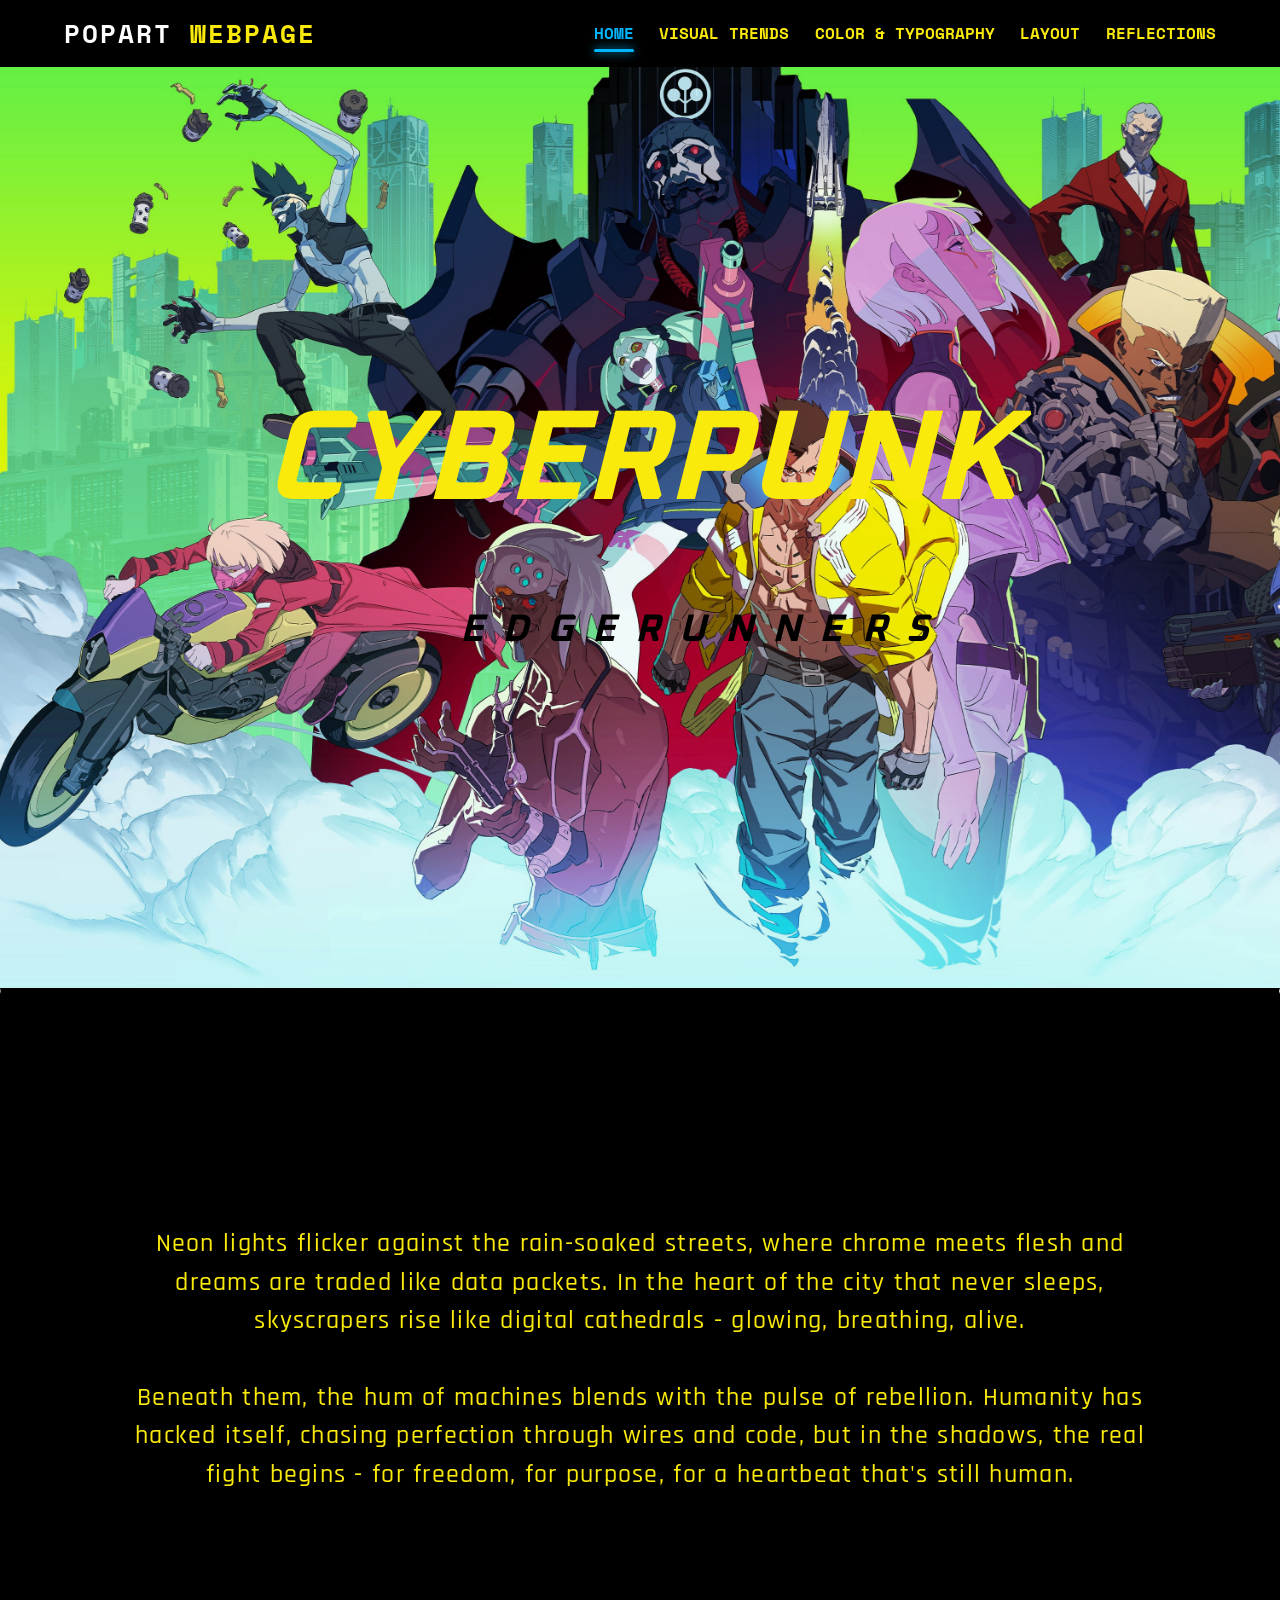
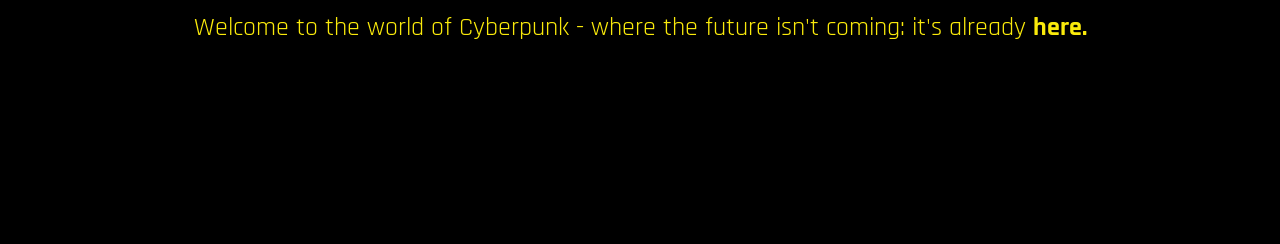
<file: index.html>
<!DOCTYPE html>
<html lang="en">
<head>
  <meta charset="UTF-8">
  <meta name="viewport" content="width=device-width, initial-scale=1.0">
  <title>PopArt - Cyberpunk Edgerunners | Home</title>
  <link rel="stylesheet" href="style.css">
  <link rel="preconnect" href="https://fonts.googleapis.com">
  <link rel="preconnect" href="https://fonts.gstatic.com" crossorigin>
  <link href="https://fonts.googleapis.com/css2?family=Oxanium:wght@200..800&display=swap" rel="stylesheet">
  <link href="https://fonts.googleapis.com/css2?family=Rajdhani:wght@300;400;500;600;700&display=swap" rel="stylesheet">
  <link href="https://fonts.googleapis.com/css2?family=Space+Mono:ital,wght@0,400;0,700;1,400;1,700&display=swap" rel="stylesheet">
</head>
<body class="home">
  <nav>
    <h1 class="logo">POPART<span> WEBPAGE</span></h1>
    <ul>
      <li><a href="index.html" class="active">HOME</a></li>
      <li><a href="trends.html">VISUAL TRENDS</a></li>
      <li><a href="typography.html">COLOR & TYPOGRAPHY</a></li>
      <li><a href="layout.html">LAYOUT</a></li>
      <li><a href="contact.html">REFLECTIONS</a></li>
    </ul>
  </nav>

  <section class="landing">
    <h2 class="animated-title"><i>CYBERPUNK</i></h2>
    <h2 class="animated-title-2"><i>EDGERUNNERS</i></h2>
  </section>
  <hr class = "solid">
  <section class = "below-landing">
    <p class="Cyberpunk-desc">Neon lights flicker against the rain-soaked streets, where chrome meets flesh and dreams are traded like 
      data packets. In the heart of the city that never sleeps, skyscrapers rise like digital cathedrals - glowing, breathing, alive.
      <br><br>Beneath them, the hum of machines blends with the pulse of rebellion. Humanity has hacked itself, chasing perfection through wires
      and code, but in the shadows, the real fight begins - for freedom, for purpose, for a heartbeat that's still human.
    </p>
    <a href="trends.html" class="explore-btn">Welcome to the world of Cyberpunk - where the future isn't coming: it's already <strong>here.</strong> 
    </a>
  </section>
</body>
</html>
</file>
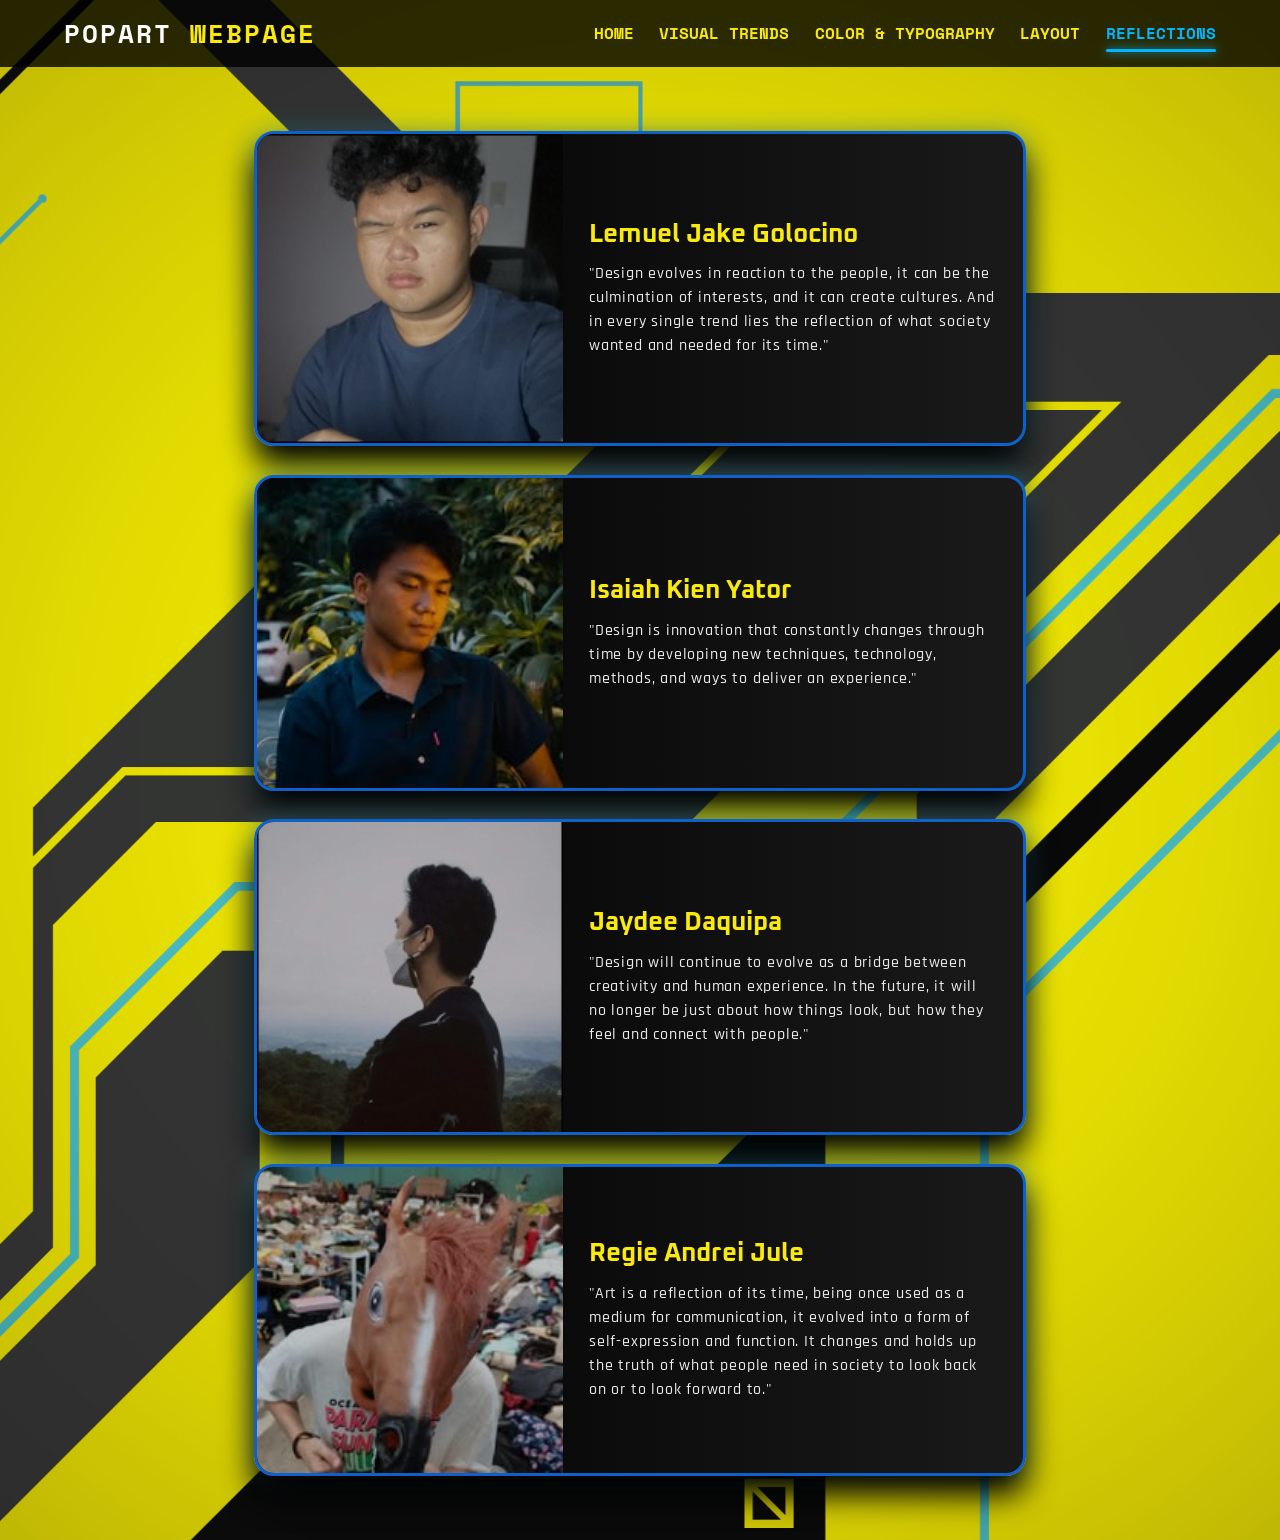
<file: contact.html>
<!DOCTYPE html>
<html lang="en">
<head>
  <meta charset="UTF-8">
  <meta name="viewport" content="width=device-width, initial-scale=1.0">
  <title>Reflection</title>
  <link rel="stylesheet" href="style.css">
  <link rel="preconnect" href="https://fonts.googleapis.com">
  <link rel="preconnect" href="https://fonts.gstatic.com" crossorigin>
  <link href="https://fonts.googleapis.com/css2?family=Oxanium:wght@200..800&display=swap" rel="stylesheet">
  <link href="https://fonts.googleapis.com/css2?family=Rajdhani:wght@300;400;500;600;700&display=swap" rel="stylesheet">
  <link href="https://fonts.googleapis.com/css2?family=Space+Mono:ital,wght@0,400;0,700;1,400;1,700&display=swap" rel="stylesheet">
</head>
<body class="contact">
  <nav>
    <h1 class="logo">POPART<span> WEBPAGE</span></h1>
    <ul>
      <li><a href="index.html">HOME</a></li>
      <li><a href="trends.html">VISUAL TRENDS</a></li>
      <li><a href="typography.html">COLOR & TYPOGRAPHY</a></li>
      <li><a href="layout.html">LAYOUT</a></li>
      <li><a href="contact.html" class="active">REFLECTIONS</a></li>
    </ul>
  </nav>

  <section class="reflection-grid">
    <div class="reflection-card">
      <img src="Jake.jpg" alt="Picture ni Jake">
      <div class="reflection-content">
        <h2>Lemuel Jake Golocino</h2>
        <p>"Design evolves in reaction to the people, it can be the culmination of interests, and it can create
          cultures. And in every single trend lies the reflection of what society wanted and needed for its time."
        </p>
      </div>
    </div>
    <div class="reflection-card">
      <img src="Yats.jpg" alt="Picture ni Yats">
      <div class="reflection-content">
        <h2>Isaiah Kien Yator</h2>
        <p>"Design is innovation that constantly changes through time by developing new techniques,
          technology, methods, and ways to deliver an experience."
        </p>
      </div>
    </div>
    <div class="reflection-card">
      <img src="Jaydee.jpg" alt="Picture ni Jaydee">
      <div class="reflection-content">
        <h2>Jaydee Daquipa</h2>
        <p>"Design will continue to evolve as a bridge between creativity and human experience. In the future, 
          it will no longer be just about how things look, but how they feel and connect with people."
        </p>
      </div>
    </div>
    <div class="reflection-card">
      <img src="Regie.jpg" alt="Picture ni Regie">
      <div class="reflection-content">
        <h2>Regie Andrei Jule</h2>
        <p>"Art is a reflection of its time, being once used as a medium for communication, it evolved into a form of
          self-expression and function. It changes and holds up the truth of what people need in society to look back on
          or to look forward to."
        </p>
      </div>
    </div>
  </section>
</body>
</html>
</file>
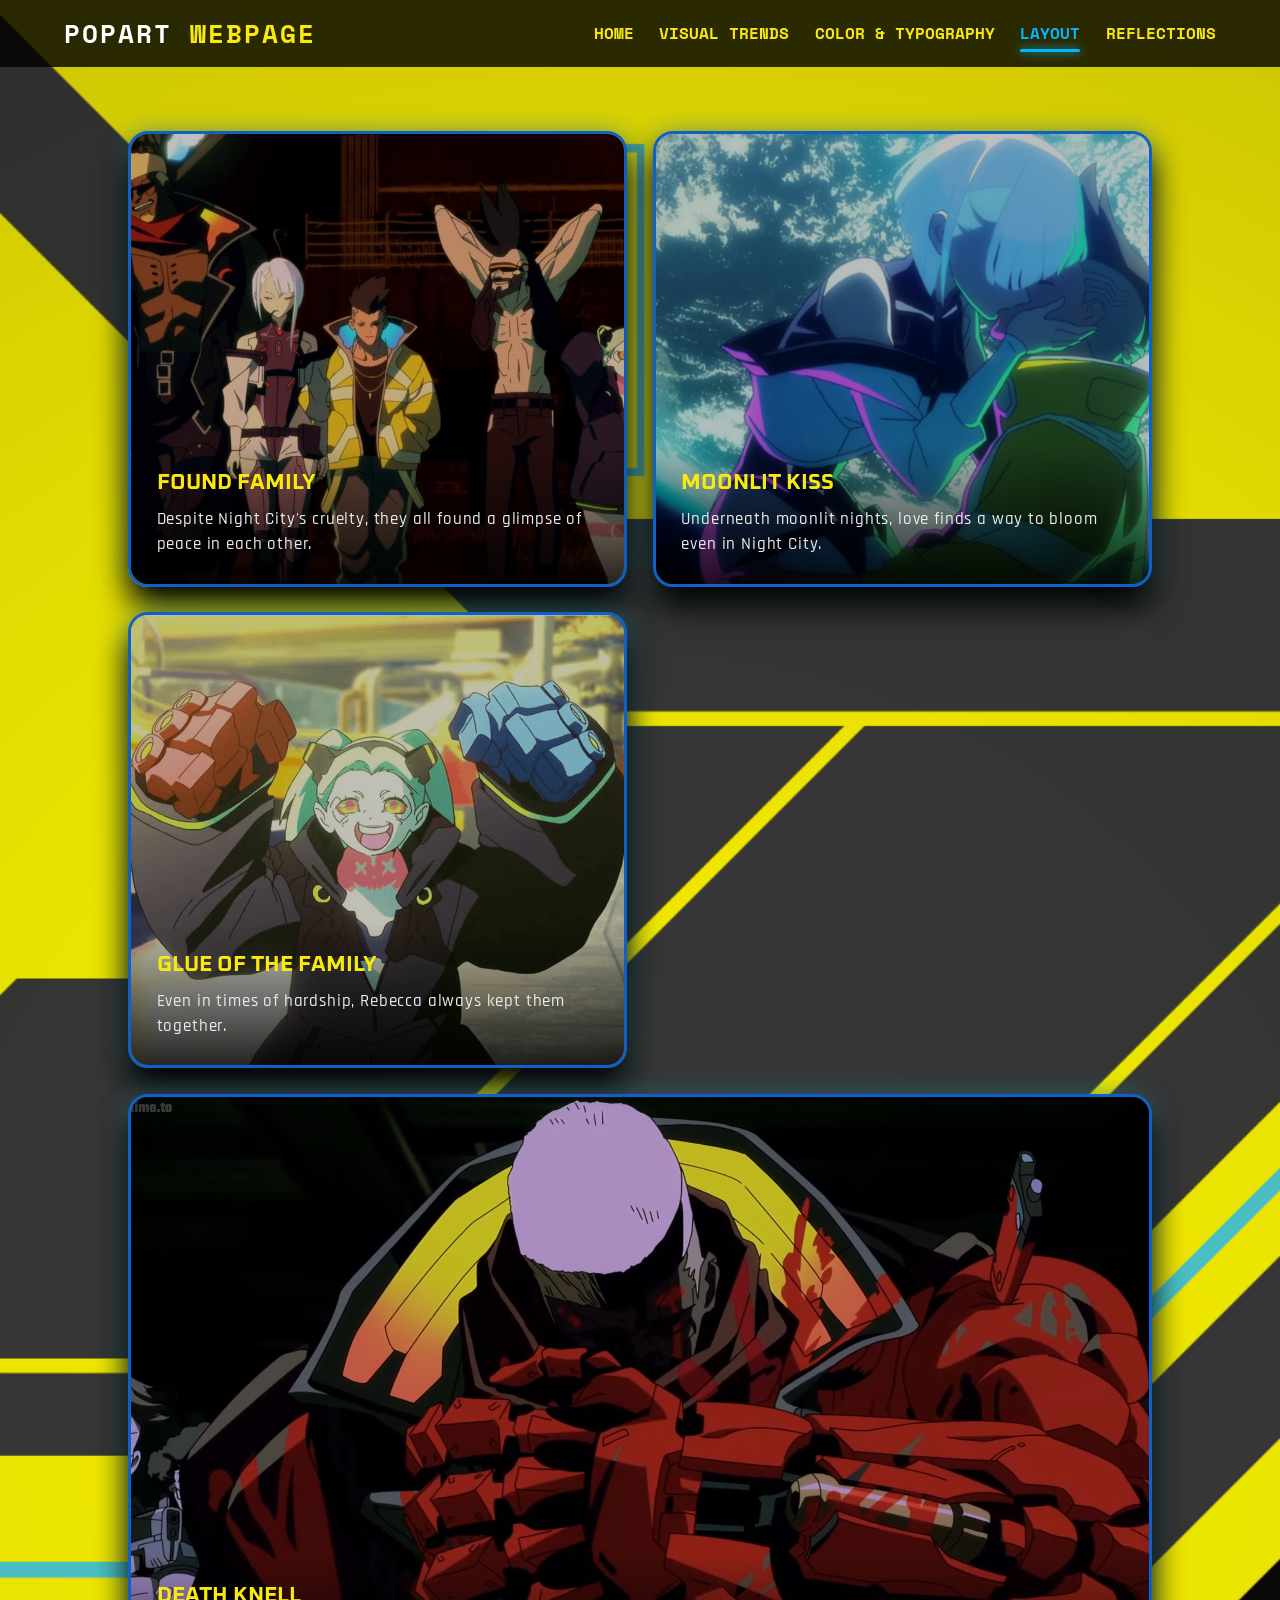
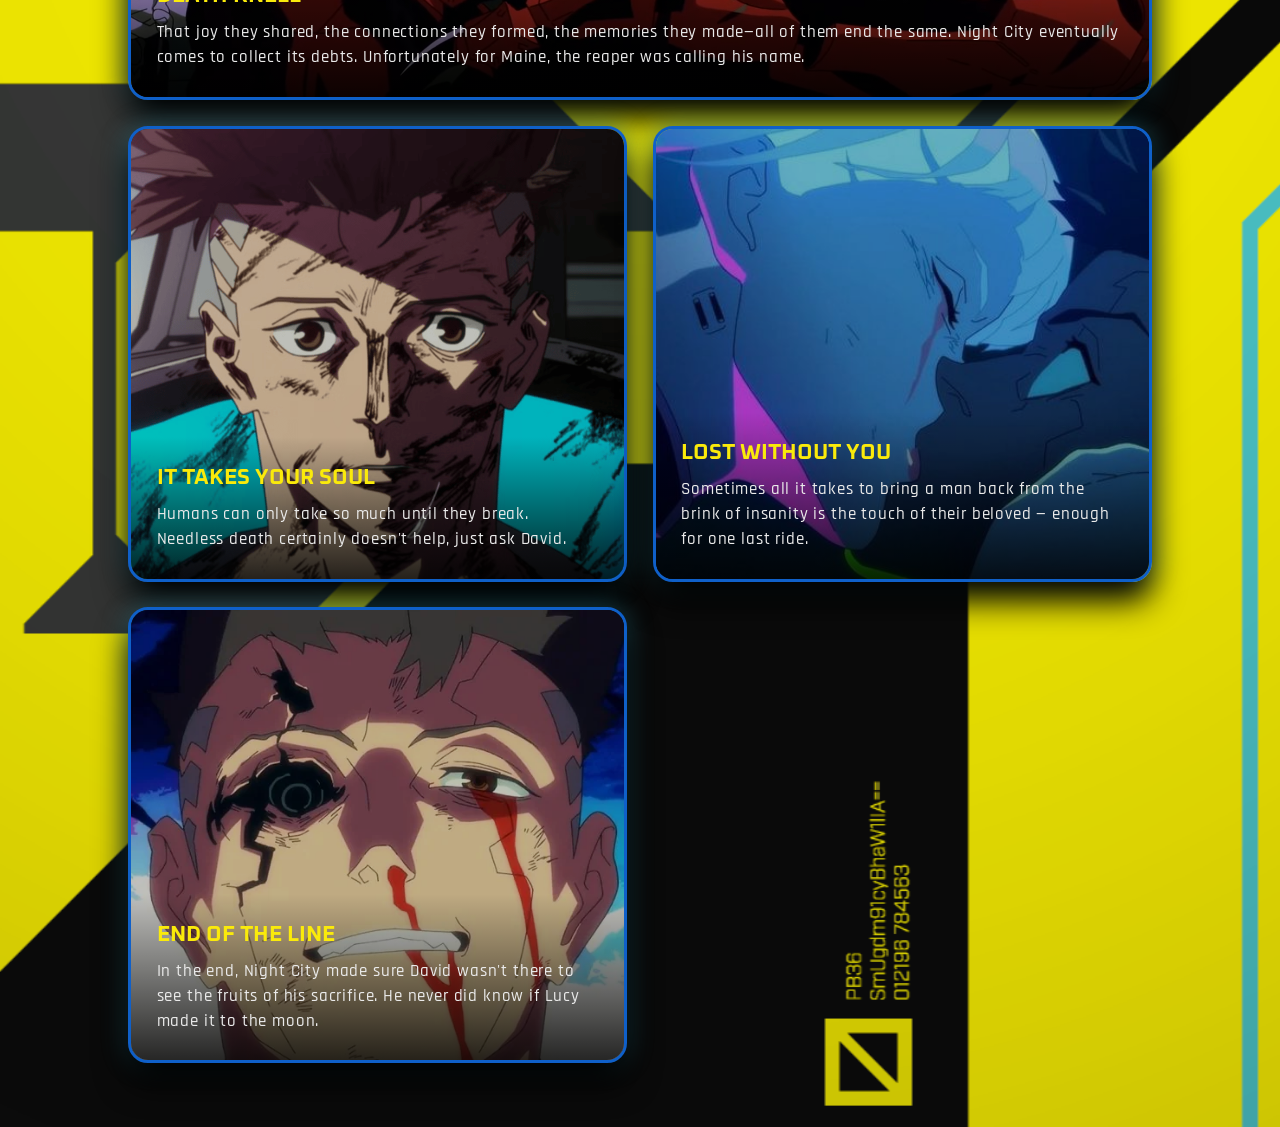
<file: layout.html>
<!DOCTYPE html>
<html lang="en">
<head>
  <meta charset="UTF-8">
  <meta name="viewport" content="width=device-width, initial-scale=1.0">
  <title>Layout Innovations</title>
  <link rel="stylesheet" href="style.css">
  <link rel="preconnect" href="https://fonts.googleapis.com">
  <link rel="preconnect" href="https://fonts.gstatic.com" crossorigin>
  <link href="https://fonts.googleapis.com/css2?family=Oxanium:wght@200..800&display=swap" rel="stylesheet">
  <link href="https://fonts.googleapis.com/css2?family=Rajdhani:wght@300;400;500;600;700&display=swap" rel="stylesheet">
  <link href="https://fonts.googleapis.com/css2?family=Space+Mono:ital,wght@0,400;0,700;1,400;1,700&display=swap" rel="stylesheet">
</head>
<body class="layout">
  <nav>
    <h1 class="logo">POPART<span> WEBPAGE</span></h1>
    <ul>
      <li><a href="index.html">HOME</a></li>
      <li><a href="trends.html">VISUAL TRENDS</a></li>
      <li><a href="typography.html">COLOR & TYPOGRAPHY</a></li>
      <li><a href="layout.html" class="active">LAYOUT</a></li>
      <li><a href="contact.html">REFLECTIONS</a></li>
    </ul>
  </nav>

  <section class="layout-grid">
    <div class="layout-card">
      <img src="Layout card 1.png" alt="Family">
      <div class="layout-content">
        <h3>FOUND FAMILY</h3>
        <p>Despite Night City's cruelty, they all found a glimpse of peace in each other.</p>
      </div>
    </div>
    <div class="layout-card">
      <img src="Layout card 2.png" alt="Moonlit Kiss">
      <div class="layout-content">
        <h3>MOONLIT KISS</h3>
        <p>Underneath moonlit nights, love finds a way to bloom even in Night City.</p>
      </div>
    </div>
    <div class="layout-card">
      <img src="Layout card 3.png" alt="Glue of the Family">
      <div class="layout-content">
        <h3>GLUE OF THE FAMILY</h3>
        <p>Even in times of hardship, Rebecca always kept them together.</p>
      </div>
    </div>
    <div class="layout-card big-layout-card">
      <img src="Layout card 4.png" alt="DEATH KNELL">
      <div class="layout-content">
        <h3>DEATH KNELL</h3>
        <p>That joy they shared, the connections they formed, the memories they made—all of them end the same. 
          Night City eventually comes to collect its debts. Unfortunately for Maine, the reaper was calling his name.
        </p>
      </div>
    </div>
    <div class="layout-card">
      <img src="Layout card 5.png" alt="IT TAKES YOUR SOUL">
      <div class="layout-content">
        <h3>IT TAKES YOUR SOUL</h3>
        <p>Humans can only take so much until they break. Needless death certainly doesn't help, just ask David.
        </p>
      </div>
    </div>
    <div class="layout-card">
      <img src="Layout card 6.png" alt="LOST WITHOUT YOU">
      <div class="layout-content">
        <h3>LOST WITHOUT YOU</h3>
        <p>Sometimes all it takes to bring a man back from the brink of insanity is the touch of their beloved — 
          enough for one last ride.
        </p>
      </div>
    </div>
    <div class="layout-card">
      <img src="Layout card 7.png" alt="END OF THE LINE">
      <div class="layout-content">
        <h3>END OF THE LINE</h3>
        <p>In the end, Night City made sure David wasn't there to see the fruits of his sacrifice. 
          He never did know if Lucy made it to the moon.
        </p>
      </div>
    </div>
  </section>
</body>
</html>
</file>
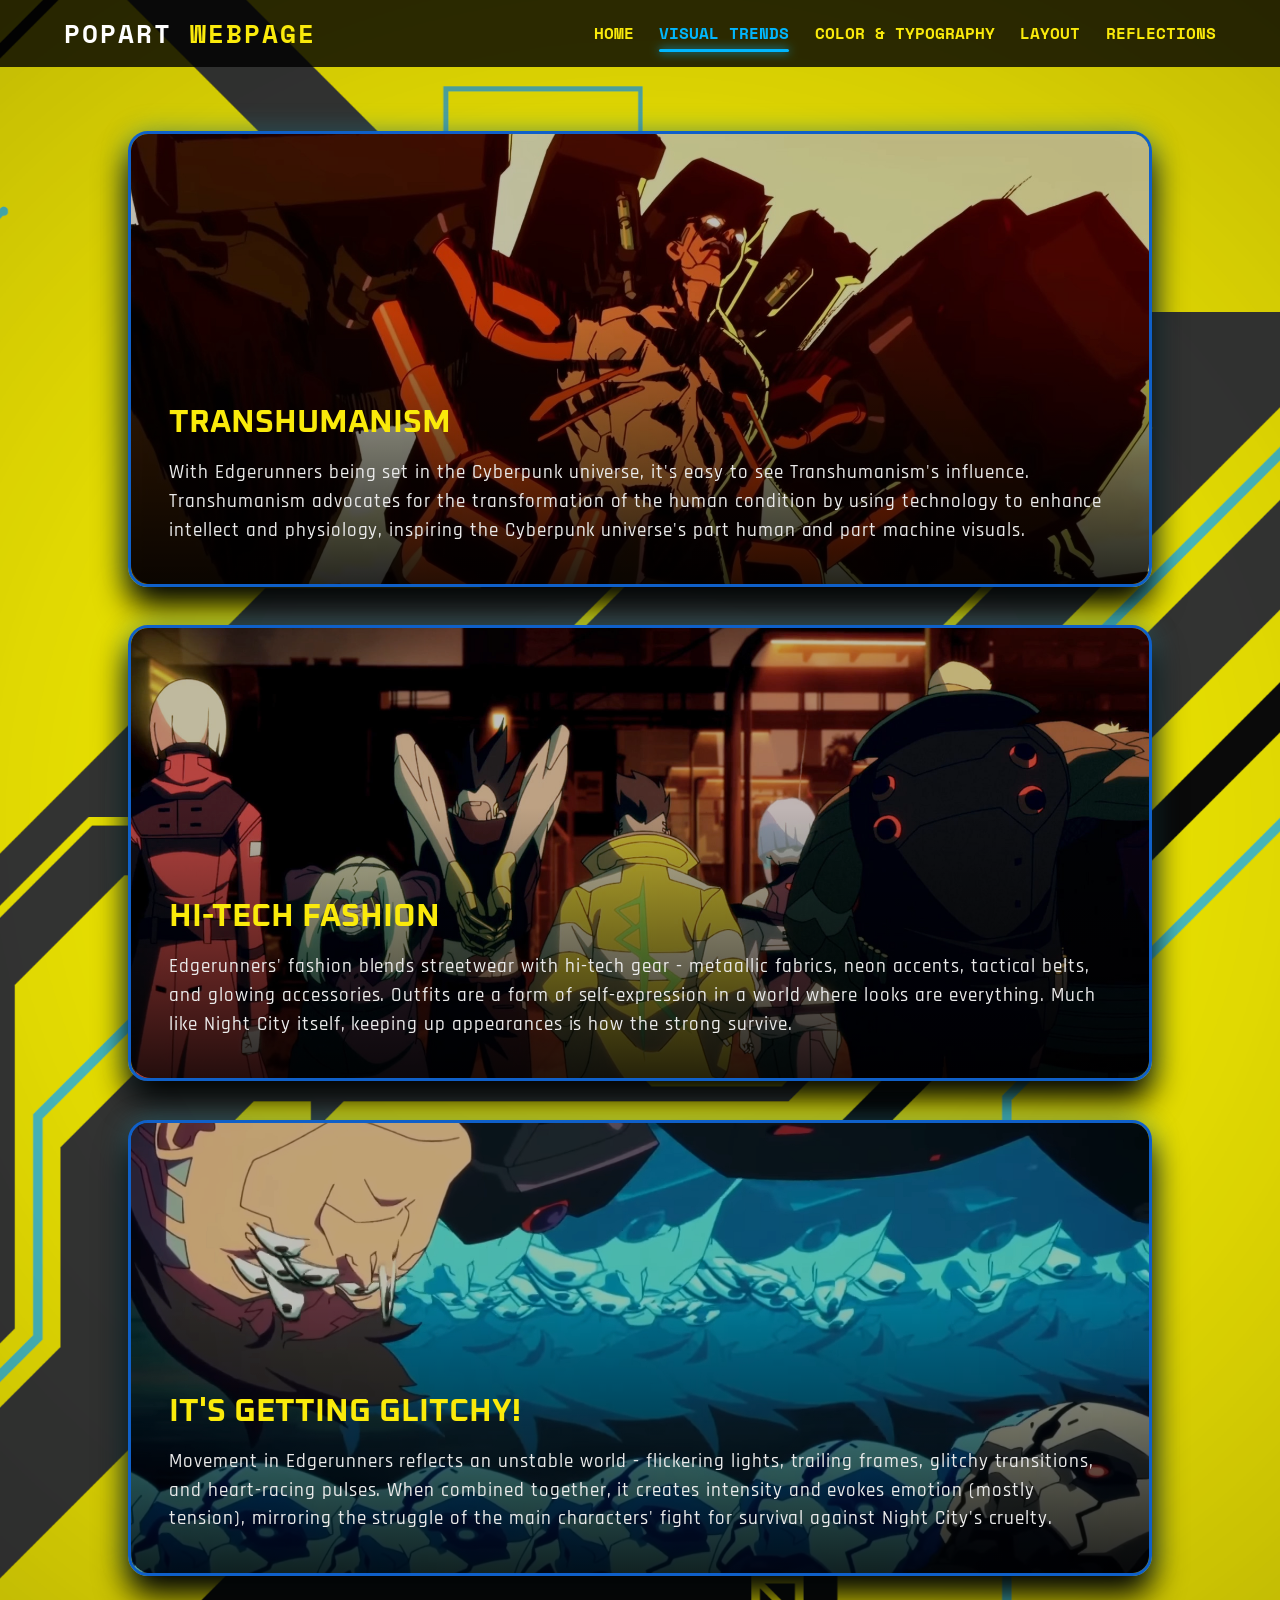
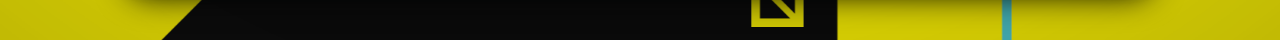
<file: trends.html>
<!DOCTYPE html>
<html lang="en">
<head>
  <meta charset="UTF-8">
  <meta name="viewport" content="width=device-width, initial-scale=1.0">
  <title>Visual Trends</title>
  <link rel="stylesheet" href="style.css">
  <link rel="preconnect" href="https://fonts.googleapis.com">
  <link rel="preconnect" href="https://fonts.gstatic.com" crossorigin>
  <link href="https://fonts.googleapis.com/css2?family=Oxanium:wght@200..800&display=swap" rel="stylesheet">
  <link href="https://fonts.googleapis.com/css2?family=Rajdhani:wght@300;400;500;600;700&display=swap" rel="stylesheet">
  <link href="https://fonts.googleapis.com/css2?family=Space+Mono:ital,wght@0,400;0,700;1,400;1,700&display=swap" rel="stylesheet">
</head>
<body class="trends">
  <nav>
    <h1 class="logo">POPART<span> WEBPAGE</span></h1>
    <ul>
      <li><a href="index.html">HOME</a></li>
      <li><a href="trends.html" class="active">VISUAL TRENDS</a></li>
      <li><a href="typography.html">COLOR & TYPOGRAPHY</a></li>
      <li><a href="layout.html">LAYOUT</a></li>
      <li><a href="contact.html">REFLECTIONS</a></li>
    </ul>
  </nav>

  <section class="trends-grid">
    <div class= "trend-card">
      <img src = "Trend card 1.jpg" alt="Transhumanism Visuals">
      <div class = "trend-content">
        <h2>TRANSHUMANISM</h2>
        <p>With Edgerunners being set in the Cyberpunk universe, it's easy to see Transhumanism's influence. Transhumanism advocates
          for the transformation of the human condition by using technology to enhance intellect and physiology, inspiring the Cyberpunk universe's 
          part human and part machine visuals.
        </p>
      </div>
    </div>
    <div class="trend-card">
      <img src="Trend card 2.jpg" alt = "The Cyberpunk Fashion">
      <div class="trend-content">
        <h2>HI-TECH FASHION</h2>
        <p>Edgerunners' fashion blends streetwear with hi-tech gear - metaallic fabrics, neon accents, tactical belts, and glowing
          accessories. Outfits are a form of self-expression in a world where looks are everything. Much like Night City itself, keeping up
          appearances is how the strong survive.
        </p>
      </div>
    </div>
    <div class="trend-card">
      <img src="Trend card 3.jpg" alt = "Those Cyberpunk Moves">
      <div class="trend-content">
        <h2>IT'S GETTING GLITCHY!</h2>
        <p>Movement in Edgerunners reflects an unstable world - flickering lights, trailing frames, glitchy transitions, and heart-racing pulses.
          When combined together, it creates intensity and evokes emotion (mostly tension), mirroring the struggle of the main characters' fight for survival against Night City's cruelty.
        </p>
      </div>
    </div>
  </section>
</body>
</html>
</file>
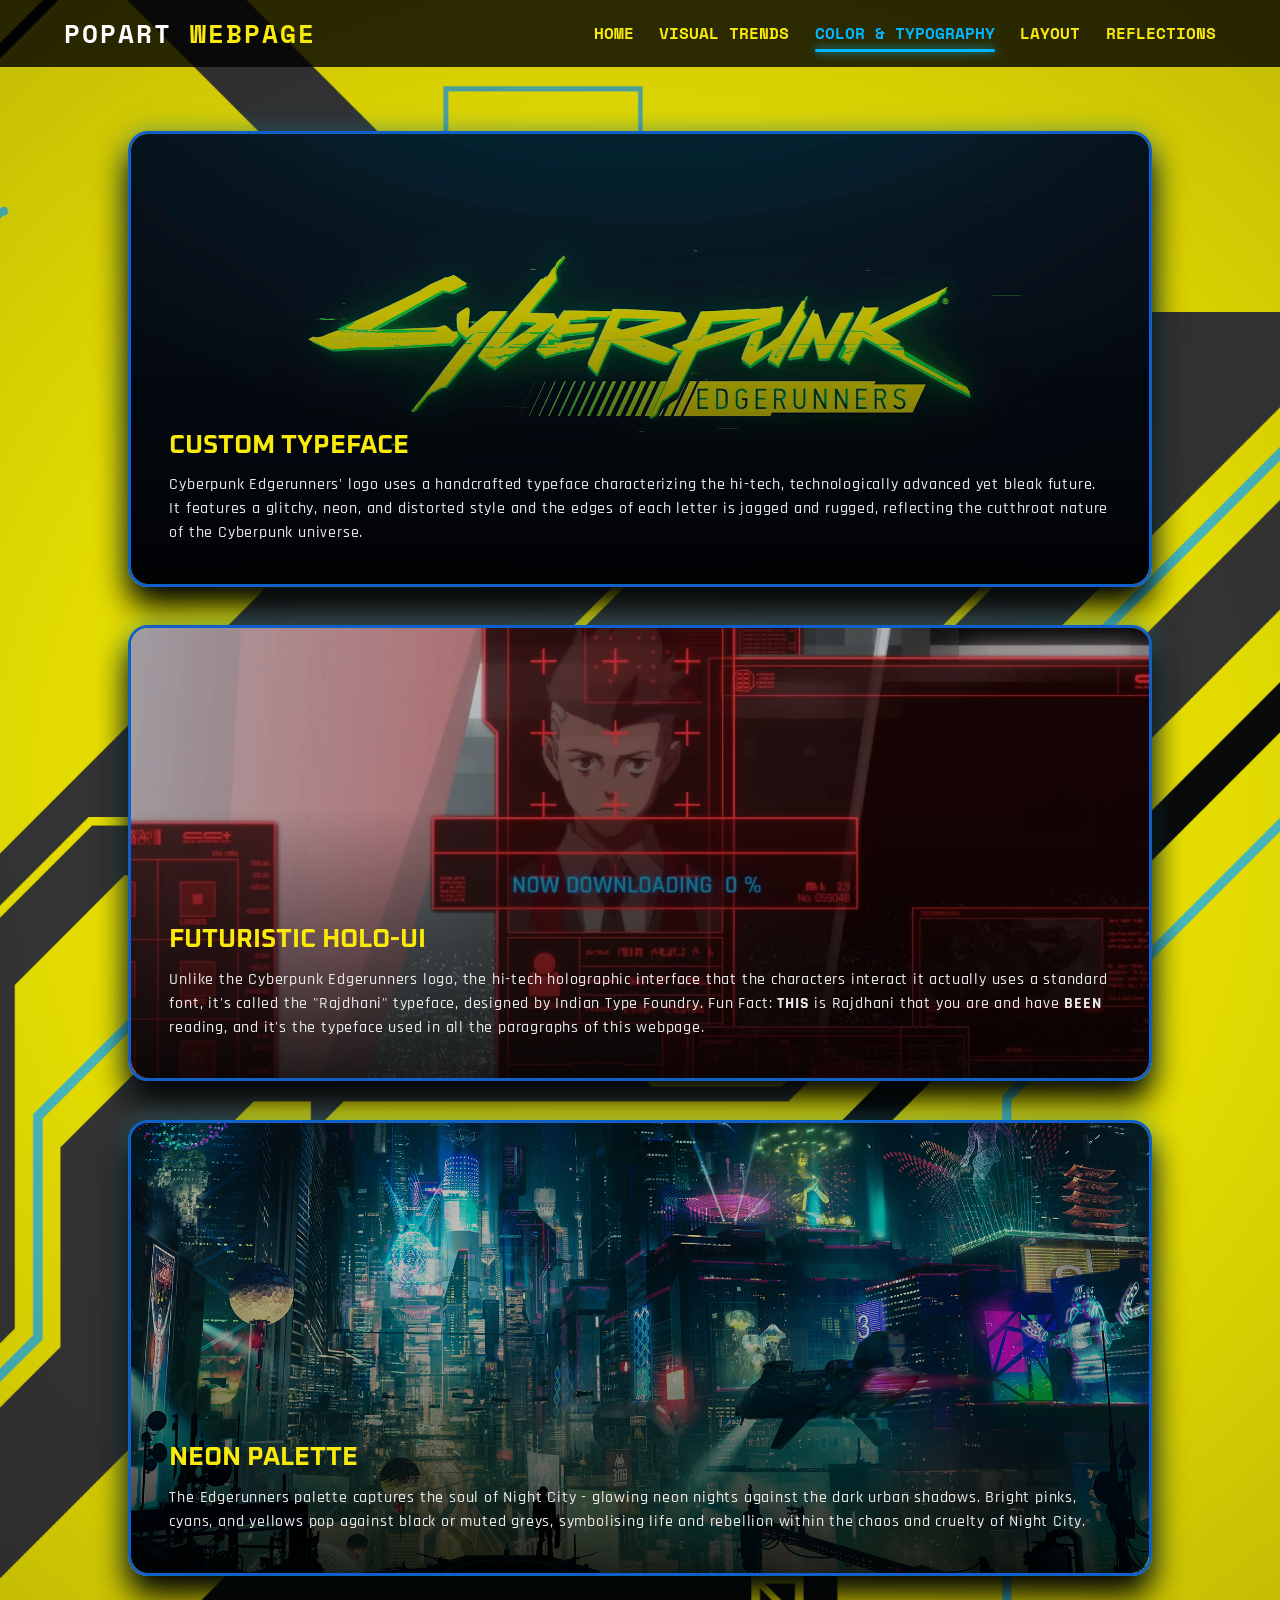
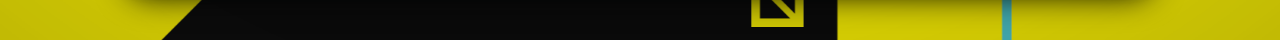
<file: typography.html>
<!DOCTYPE html>
<html lang="en">
<head>
  <meta charset="UTF-8">
  <meta name="viewport" content="width=device-width, initial-scale=1.0">
  <title>Typography & Color</title>
  <link rel="stylesheet" href="style.css">
  <link rel="preconnect" href="https://fonts.googleapis.com">
  <link rel="preconnect" href="https://fonts.gstatic.com" crossorigin>
  <link href="https://fonts.googleapis.com/css2?family=Oxanium:wght@200..800&display=swap" rel="stylesheet">
  <link href="https://fonts.googleapis.com/css2?family=Rajdhani:wght@300;400;500;600;700&display=swap" rel="stylesheet">
  <link href="https://fonts.googleapis.com/css2?family=Space+Mono:ital,wght@0,400;0,700;1,400;1,700&display=swap" rel="stylesheet">
</head>
<body class="typography">
  <nav>
    <h1 class="logo">POPART<span> WEBPAGE</span></h1>
    <ul>
      <li><a href="index.html">HOME</a></li>
      <li><a href="trends.html">VISUAL TRENDS</a></li>
      <li><a href="typography.html" class="active">COLOR & TYPOGRAPHY</a></li>
      <li><a href="layout.html">LAYOUT</a></li>
      <li><a href="contact.html">REFLECTIONS</a></li>
    </ul>
  </nav>

  <section class="typo-grid">
    <div class="typo-card">
      <img src="typho 1.jpg" alt="Edgerunners logo typeface">
      <div class="typo-content">
        <h2>CUSTOM TYPEFACE</h2>
        <p>Cyberpunk Edgerunners' logo uses a handcrafted typeface characterizing the hi-tech, technologically advanced yet bleak future.
          It features a glitchy, neon, and distorted style and the edges of each letter is jagged and rugged, reflecting the cutthroat nature of the Cyberpunk universe.
        </p>
      </div>
    </div>
    <div class="typo-card">
      <img src="typho 2.jpeg" alt="UI typeface">
      <div class="typo-content">
        <h2>FUTURISTIC HOLO-UI</h2>
        <p>Unlike the Cyberpunk Edgerunners logo, the hi-tech holographic interface that the characters interact it actually uses a standard
          font, it's called the "Rajdhani" typeface, designed by Indian Type Foundry. Fun Fact: <strong>THIS</strong> is Rajdhani that you are 
          and have <strong>BEEN</strong> reading, and it's the typeface used in all the paragraphs of this webpage.
        </p>
      </div>
    </div>
    <div class="typo-card">
      <img src="typho 3.jpg" alt="Cyberpunk color scheme">
      <div class="typo-content">
        <h2>NEON PALETTE</h2>
        <p>The Edgerunners palette captures the soul of Night City - glowing neon nights against the dark urban shadows.
        Bright pinks, cyans, and yellows pop against black or muted greys, symbolising life and rebellion within the chaos 
        and cruelty of Night City.
      </p>
      </div>
    </div>
  </section>
</body>
</html>
</file>
<file: style.css>
* {
  margin: 0;
  padding: 0;
  box-sizing: border-box;
}

body {
  background-color: #000;
  font-size: clamp(0.9rem, 1vw, 1.1rem);
}



/* ============================================================ 
SHARED STYLING
============================================================ */

.trends-grid, .typo-grid, .layout-grid, .reflection-grid {
  display: grid;
  margin: 0 auto;
  width: 90%;
  max-width: 1600px;
  gap: 3vw;
}

.trend-card, .typo-card, .layout-card, .reflection-card {
  position: relative;
  border-radius: 1.25rem;
  overflow: hidden;
  transform-style: preserve-3d;
  transition: transform 0.4s ease, box-shadow 0.4s ease;
  box-shadow: 0 1.5vw 2.5vw #000, 0 0 2vw #33aac266;
  border: 0.2rem solid #0f60c9;
}

.trend-card img, .typo-card img, .layout-card img, .reflection-card img {
  width: 100%;
  object-fit: cover;
  display: block;
  transition: transform 0.4s ease, filter 0.4s ease;
  filter: brightness(75%);
}

.trend-card:hover, .typo-card:hover, .layout-card:hover, .reflection-card:hover {
  box-shadow: 0 2vw 3.5vw #000000cc, 0 0 3vw #faea0b99;
  border-color: #ffee0099;
}

.trend-card:hover img, .typo-card:hover img, .layout-card:hover img, .reflection-card:hover img {
  transform: scale(1.05);
  filter: brightness(90%);
}

.trend-content, .typo-content {
  position: absolute;
  inset: 0;
  display: flex;
  flex-direction: column;
  justify-content: flex-end;
  padding: 3vw;
  background: linear-gradient(180deg, transparent 40%, #000000cc 100%);
  border-radius: 1.25rem;
}

h2, h3 {
  font-family: "Oxanium", sans-serif;
  color: #faea0b;
  font-weight: 700;
  margin-bottom: 0.5em
}
p {
  font-family: "Rajdhani", sans-serif;
  font-weight: 500;
  color: #eaeaea;
  letter-spacing: 0.05em;
  line-height: 1.5;
}

.trends, .typography, .layout, .contact {
  background-image: url("Cyberpunky page bg.png");
  background-size: cover;
  background-position: center;
  background-repeat: no-repeat;
}



/* ============================================================ 
NAVIGATION
============================================================ */

.logo {
  font-family: "Space Mono", monospace;
  font-size: clamp(1.5rem, 2vw, 2.25rem);
  color: #fff;
  letter-spacing: 2px;
}
.logo span {
  color: #Faea0b;
}

nav {
  display: flex;
  justify-content: space-between;
  align-items: center;
  padding: 1em 5vw;
  background: #000000cc;
  position: sticky;
  top: 0;
  width: 100%;
  z-index: 9999;
}
nav ul {
  display: flex;
  list-style: none;
  gap: 2vw;
  flex-wrap: wrap;
}
nav li {
  font-family: "Space Mono", monospace;
  font-weight: 600;
  font-size: clamp(1rem, 1.2vw, 1.25rem);
  color: #fff;
}
nav a {
  position: relative;
  text-decoration: none;
  color: #faea0b;
  transition: color 0.3s ease;
}

nav a:hover, nav a.active {
  color: #00b7ff;
}

nav a::after {
  content: "";
  position: absolute;
  left: 0;
  bottom: -0.4em;
  width: 0%;
  height: 3px;
  background: #00b7ff;
  box-shadow: 0 0 10px #00b7ff;
  border-radius: 5px;
  transition: width 0.3s ease;
}

nav a:hover::after, nav a.active::after {
  width: 100%;
}



/* ============================================================ 
LANDING / HOME PAGE
============================================================ */

.landing {
  background-image: url("Cyberpunk 1.png");
  background-repeat: no-repeat;
  background-size: cover;
  padding: 35vh 5vw;
  text-align: center;
}

.below-landing {
  background: #000;
  padding: 20vh 5vw;
  text-align: center;
}

.animated-title {
  font-family: "Oxanium", sans-serif;
  font-size: clamp(3rem, 10vw, 10rem);
  color: #faea0b;
  animation: glow 2s ease-in-out infinite alternate;
}
.animated-title-2 {
  font-family: "Oxanium", sans-serif;
  font-size: clamp(1.2rem, 3vw, 3rem);
  color: #000;
  letter-spacing: 0.5em;
  padding-left: 10vw;
  animation: glow 2s ease-in-out infinite alternate;
}

@keyframes glow {
  from { text-shadow: 0 0 10px #fff, 0 0 20px #00ffdd; }
  to { text-shadow: 0 0 10px #69f830, 0 0 30px #38ec83; }
}

.Cyberpunk-desc, .explore-btn {
  font-family: "Rajdhani", sans-serif;
  font-size: clamp(1rem, 2vw, 2em);
  color: #faea0b;
  padding: 2em;
  margin: 0 auto;
  max-width: 80ch;
}

.explore-btn {
  display: inline-block;
  margin-top: 5vh;
  padding: 0.8em 1.6em;
  color: #faea0b;
  text-decoration: none;
  border-radius: 5px;
  animation: glow 2s ease-in-out infinite alternate;
  transition: color 0.3s ease;
}

.explore-btn:hover {
  color: #00b7ff;
  text-shadow: 0 0 10px #f1c40f, 0 0 20px #f1c40f;
}

hr.solid {
  border-top: 0.25em solid #000;
  border-bottom: 0.25em solid #000;
}



/* ============================================================ 
VISUAL TRENDS
============================================================ */

.trends-grid {
  grid-template-columns: repeat(auto-fit, minmax(60vw, 1fr));
  padding: 5vw;
}

.trend-card img {
  height: clamp(300px, 50vh, 600px);
}

.trend-content h2 {
  font-size: clamp(1.5rem, 2.5vw, 2.25rem);
}
.trend-content p {
  font-size: clamp(1rem, 1.5vw, 1.35rem);
}

/* Trend card hover effects */
.trend-card:hover {
  transform: translateY(-10px) rotateX(5deg) rotateY(-3deg);
}

/* ============================================================ 
TYPOGRAPHY
============================================================ */

.typo-grid {
  grid-template-columns: repeat(auto-fit, minmax(40vw, 1fr));
  padding: 5vw;
}

.typo-card img {
  height: clamp(300px, 50vh, 600px);
}

.typo-content h2 {
  font-size: clamp(1.25rem, 2vw, 2rem);
}
.typo-content p {
  font-size: clamp(1rem, 1.2vw, 1.25rem);
}

/* Typo card hover effects */
.typo-card:hover {
  transform: scale(1.02);
}
.typo-card:hover::before {
  transform: translate3d(5px, 5px, -20px);
}
.typo-card:hover::after {
  transform: translate3d(10px, 10px, -40px);
}


/* ============================================================ 
LAYOUT PAGE
============================================================ */

/* Layout grid */
.layout-grid {
  display: grid;
  grid-template-columns: repeat(auto-fit, minmax(400px, 1fr));
  gap: 2vw;
  padding: 5vw;
  max-width: 1500px;
  margin: 0 auto;
  perspective: 1400px;
  justify-content: center;
}

/* Card base style */
.layout-card {
  position: relative;
}

/* Makes the big layout card span all columns */
.layout-card:nth-child(4) {
  grid-column: 1 / -1;
}

/* Responsive heights */
.layout-card img {
  width: 100%;
  height: clamp(450px, 35vh, 50px);
  object-fit: cover;
}

/* Big layout card */
.layout-card:nth-child(4) img {
  height: clamp(600px, 60vh, 800px);
}

/* Text overlay */
.layout-content {
  position: absolute;
  bottom: 0;
  left: 0;
  padding: 2vw;
  background: linear-gradient(to top, #000000cc, transparent);
  width: 100%;
  color: #fff;
  box-sizing: border-box;
}

.layout-content h3 {
  font-size: clamp(1.25rem, 1.75vw, 1.75rem);
}
.layout-content p {
  font-size: clamp(1rem, 1.3vw, 1.25rem);
}

/* Hover effects */
.layout-card:hover {
  transform: translateY(-10px) rotateX(5deg) rotateY(-3deg);
}
.layout-card:hover::before {
  transform: translate3d(5px, 5px, -20px);
}
.layout-card:hover::after {
  transform: translate3d(10px, 10px, -40px);
}

/* Responsive tweaks for smaller screens */
@media (max-width: 768px) {
  .layout-grid {
    grid-template-columns: 1fr;
  }
  .layout-card:nth-child(4) {
    grid-column: auto;
  }
}



/* ============================================================ 
REFLECTION PAGE
============================================================ */

.reflection-grid {
  display: flex;
  flex-direction: column;
  gap: 2em;
  padding: 5vw;
  max-width: 900px;
  margin: 0 auto;
}

.reflection-card {
  display: flex;
  flex-wrap: wrap;
  align-items: center;
  background: linear-gradient(90deg, #000, #1a1a1a);
}

.reflection-card img {
  width: clamp(200px, 40%, 350px);
  height: 100%;
  object-fit: cover;
}

.reflection-content {
  flex: 1;
  color: #fff;
  font-family: "Oxanium", sans-serif;
  padding: 2vw;
}

.reflection-content h2 {
  font-size: clamp(1.2rem, 2vw, 1.75rem);
}
.reflection-content p {
  font-size: clamp(1rem, 1.2vw, 1.05rem);
}

.reflection-card:hover {
  transform: scale(1.02);
}



/* ============================================================ 
MEDIA QUERIES
============================================================ */

@media (max-width: 768px) {
  nav {
    flex-direction: column;
    gap: 1em;
  }
  .landing {
    padding: 15vh 5vw;
  }
  .trend-card img,
  .typo-card img,
  .layout-card img {
    height: 40vh;
  }
  .reflection-card {
    flex-direction: column;
  }
  .reflection-card img {
    width: 100%;
    height: auto;
  }
}
</file>
